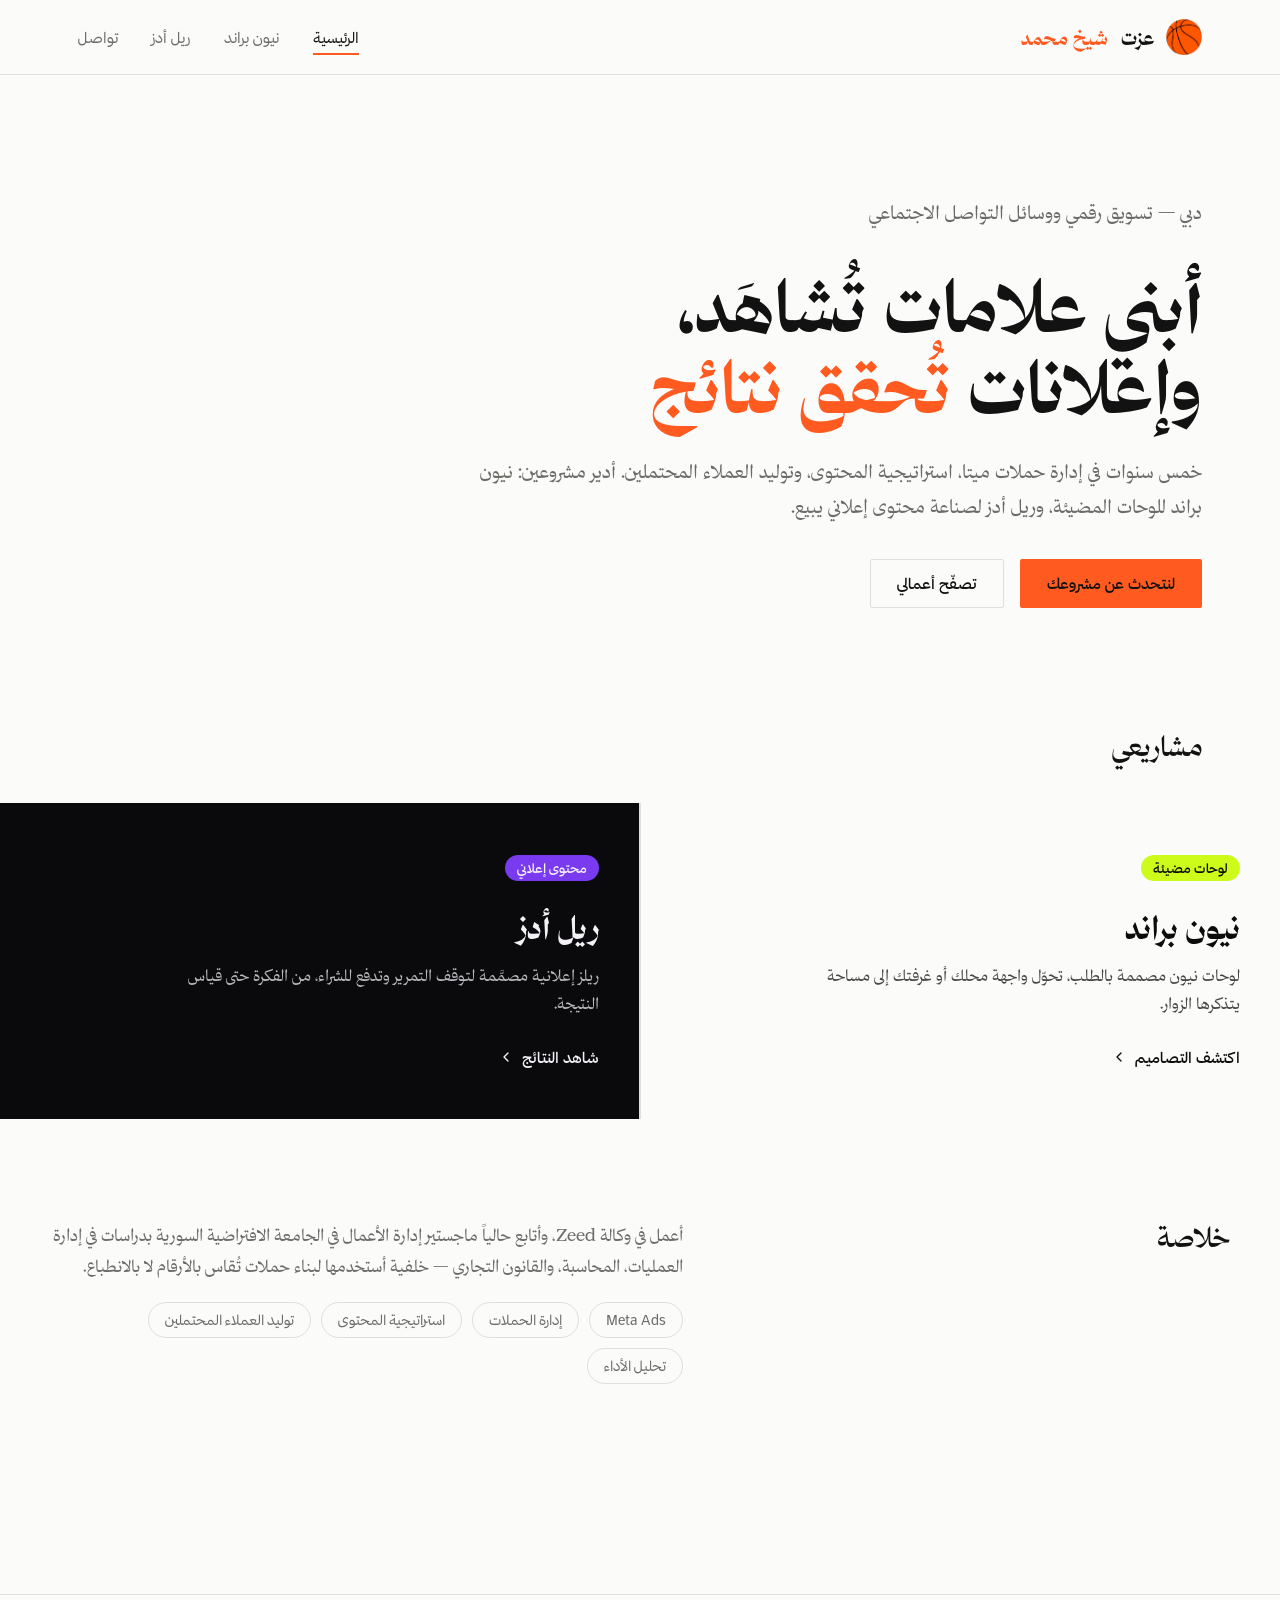
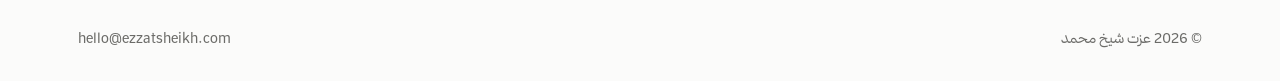
<file: index.html>
<!DOCTYPE html>
<html lang="ar" dir="rtl" data-brand="ezzat">
<head>
<meta charset="UTF-8">
<meta name="viewport" content="width=device-width, initial-scale=1">
<title>عزت شيخ محمد — تسويق رقمي وصناعة محتوى</title>
<meta name="description" content="عزت شيخ محمد، أخصائي تسويق رقمي في دبي. صاحب نيون براند وريل أدز.">
<link rel="stylesheet" href="assets/css/style.css">
<link rel="icon" type="image/png" href="assets/img/basketball.png">
<style>
  .hero{padding:120px 0 100px;}
  .hero-eyebrow{font-size:15px;color:var(--muted);margin:0 0 18px;}
  .hero h1{font-family:var(--display);font-weight:700;font-size:clamp(38px,6vw,72px);line-height:1.12;margin:0 0 28px;max-width:14ch;}
  .hero h1 em{font-style:normal;color:var(--accent);}
  .hero p{font-family:var(--serif);font-size:19px;line-height:1.8;color:var(--muted);max-width:56ch;margin:0 0 36px;}
  .hero-actions{display:flex;gap:16px;flex-wrap:wrap;}

  .ventures{padding:20px 0 100px;}
  .ventures h2{font-family:var(--display);font-size:28px;font-weight:500;margin:0 0 40px;}
  .venture-grid{display:grid;grid-template-columns:1fr 1fr;gap:2px;background:var(--line);}
  @media(max-width:760px){.venture-grid{grid-template-columns:1fr;}}
  .venture{background:var(--bg);padding:52px 40px;text-decoration:none;color:inherit;position:relative;overflow:hidden;
    transition:padding-inline-start .35s ease;}
  .venture:hover{padding-inline-start:56px;}
  .venture-tag{display:inline-block;font-size:13px;padding:5px 12px;border-radius:20px;margin-bottom:26px;font-weight:500;}
  .v-neon{background:#fbfbfa;color:#0c0c0c;}
  .v-neon .venture-tag{background:#cdfb1a;color:#0c0c0c;}
  .v-reel{background:#0a0a0c;color:#f3f1f6;}
  .v-reel .venture-tag{background:#7a3bf0;color:#f3f1f6;}
  .venture h3{font-family:var(--display);font-size:32px;font-weight:700;margin:0 0 14px;}
  .venture p{font-family:var(--serif);font-size:16px;line-height:1.75;opacity:.75;margin:0 0 30px;max-width:38ch;}
  .venture .go{font-size:15px;font-weight:500;display:inline-flex;align-items:center;gap:8px;}
  .v-neon .go{color:#0c0c0c;}
  .v-reel .go{color:#f3f1f6;}
  .go svg{transition:transform .25s ease;}
  .venture:hover .go svg{transform:translateX(-4px);}

  .about{padding:0 0 110px;display:grid;grid-template-columns:1fr 1.3fr;gap:60px;}
  @media(max-width:760px){.about{grid-template-columns:1fr;gap:36px;}}
  .about h2{font-family:var(--display);font-size:28px;font-weight:500;margin:0;}
  .about p{font-family:var(--serif);font-size:17px;line-height:1.85;color:var(--muted);margin:0 0 20px;}
  .skills{display:flex;flex-wrap:wrap;gap:10px;margin-top:8px;}
  .skills span{font-size:14px;border:1px solid var(--line);padding:8px 16px;border-radius:20px;color:var(--muted);}
</style>
</head>
<body data-brand="ezzat">

<nav class="nav">
  <div class="wrap">
    <a href="index.html" class="nav-name"><img src="assets/img/basketball.png" alt="شعار عزت شيخ محمد" class="nav-logo">عزت <span>شيخ محمد</span></a>
    <ul class="nav-links" id="navLinks">
      <li><a href="index.html" class="active">الرئيسية</a></li>
      <li><a href="neon-brand.html">نيون براند</a></li>
      <li><a href="reel-ads.html">ريل أدز</a></li>
      <li><a href="#contact">تواصل</a></li>
    </ul>
    <button class="nav-toggle" id="navToggle" aria-label="القائمة">☰</button>
  </div>
</nav>

<header class="hero">
  <div class="wrap">
    <p class="hero-eyebrow">دبي — تسويق رقمي ووسائل التواصل الاجتماعي</p>
    <h1>أبني علامات تُشاهَد، وإعلانات <em>تُحقق نتائج</em></h1>
    <p>خمس سنوات في إدارة حملات ميتا، استراتيجية المحتوى، وتوليد العملاء المحتملين. أدير مشروعين: نيون براند للوحات المضيئة، وريل أدز لصناعة محتوى إعلاني يبيع.</p>
    <div class="hero-actions">
      <a href="#contact" class="btn btn-solid">لنتحدث عن مشروعك</a>
      <a href="neon-brand.html" class="btn btn-line">تصفّح أعمالي</a>
    </div>
  </div>
</header>

<section class="ventures">
  <div class="wrap">
    <h2>مشاريعي</h2>
  </div>
  <div class="venture-grid">
    <a href="neon-brand.html" class="venture v-neon">
      <span class="venture-tag">لوحات مضيئة</span>
      <h3>نيون براند</h3>
      <p>لوحات نيون مصممة بالطلب، تحوّل واجهة محلك أو غرفتك إلى مساحة يتذكرها الزوار.</p>
      <span class="go">اكتشف التصاميم
        <svg width="16" height="16" viewBox="0 0 24 24" fill="none"><path d="M15 6l-6 6 6 6" stroke="currentColor" stroke-width="2" stroke-linecap="round" stroke-linejoin="round"/></svg>
      </span>
    </a>
    <a href="reel-ads.html" class="venture v-reel">
      <span class="venture-tag">محتوى إعلاني</span>
      <h3>ريل أدز</h3>
      <p>ريلز إعلانية مصمَّمة لتوقف التمرير وتدفع للشراء، من الفكرة حتى قياس النتيجة.</p>
      <span class="go">شاهد النتائج
        <svg width="16" height="16" viewBox="0 0 24 24" fill="none"><path d="M15 6l-6 6 6 6" stroke="currentColor" stroke-width="2" stroke-linecap="round" stroke-linejoin="round"/></svg>
      </span>
    </a>
  </div>
</section>

<section class="about wrap" id="about">
  <h2>خلاصة</h2>
  <div>
    <p>أعمل في وكالة Zeed، وأتابع حالياً ماجستير إدارة الأعمال في الجامعة الافتراضية السورية بدراسات في إدارة العمليات، المحاسبة، والقانون التجاري — خلفية أستخدمها لبناء حملات تُقاس بالأرقام لا بالانطباع.</p>
    <div class="skills">
      <span>Meta Ads</span><span>إدارة الحملات</span><span>استراتيجية المحتوى</span><span>توليد العملاء المحتملين</span><span>تحليل الأداء</span>
    </div>
  </div>
</section>

<footer class="site-footer" id="contact">
  <div class="wrap">
    <span>© 2026 عزت شيخ محمد</span>
    <a href="mailto:hello@ezzatsheikh.com">hello@ezzatsheikh.com</a>
  </div>
</footer>

<script src="assets/js/script.js"></script>
</body>
</html>
</file>
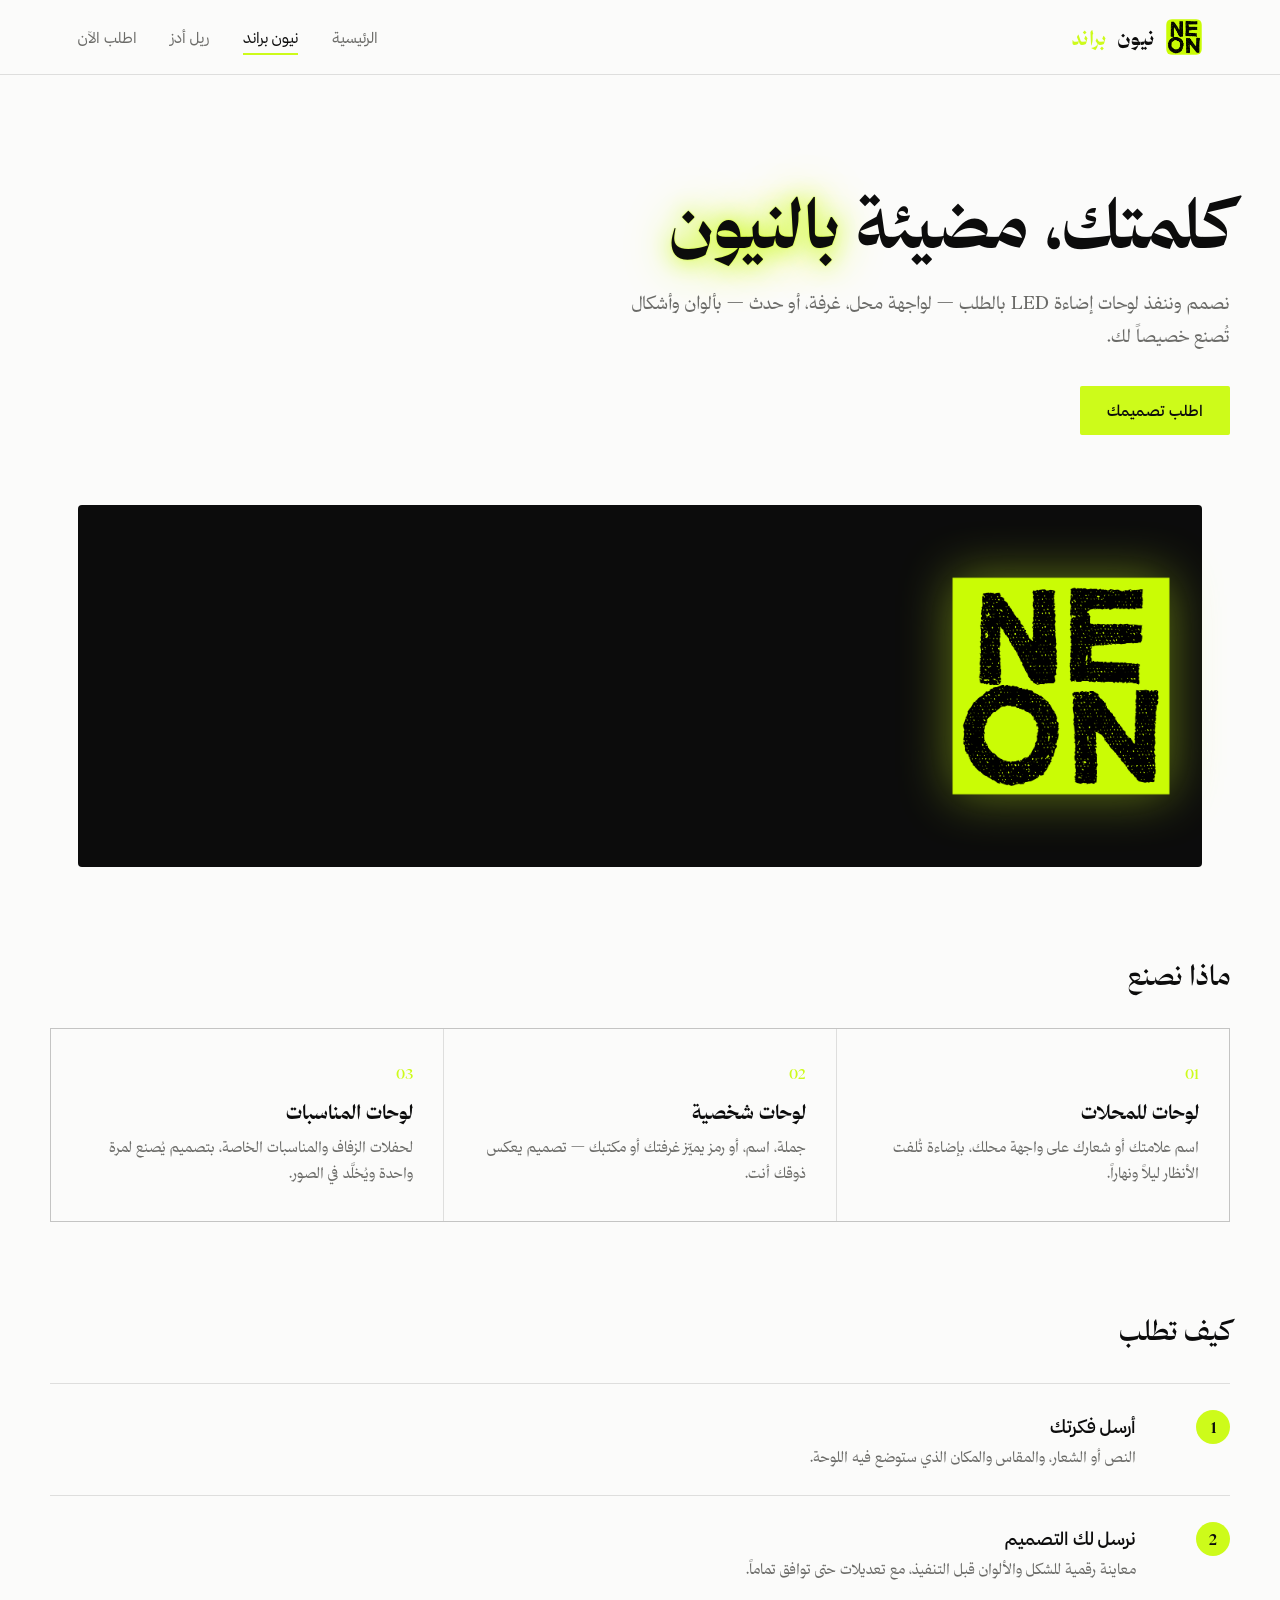
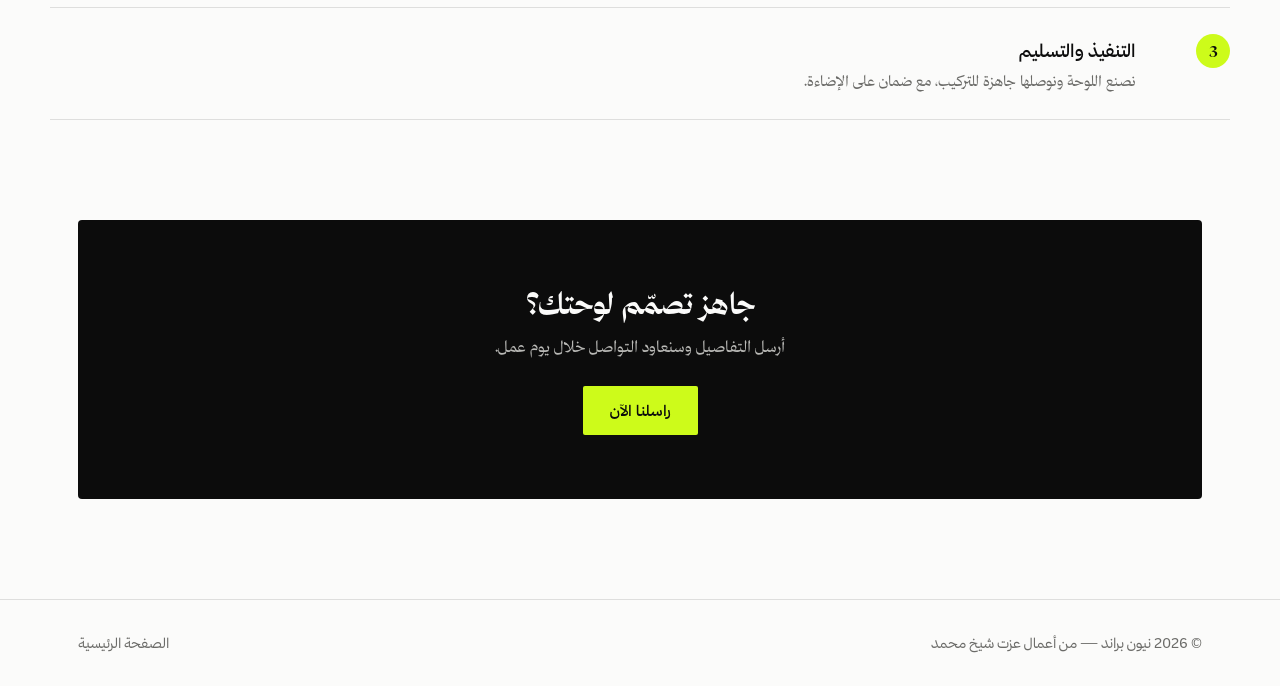
<file: neon-brand.html>
<!DOCTYPE html>
<html lang="ar" dir="rtl" data-brand="neon">
<head>
<meta charset="UTF-8">
<meta name="viewport" content="width=device-width, initial-scale=1">
<title>نيون براند — لوحات إضاءة نيون مصممة بالطلب</title>
<meta name="description" content="نيون براند: لوحات نيون LED مخصصة للمحلات والمساحات الشخصية، تصميم وتنفيذ وتركيب.">
<link rel="stylesheet" href="assets/css/style.css">
<link rel="icon" type="image/png" href="assets/img/neon-logo.png">
<style>
  .n-hero{padding:110px 0 70px;position:relative;}
  .n-hero h1{font-family:var(--display);font-weight:700;font-size:clamp(36px,6vw,68px);line-height:1.12;margin:0 0 26px;max-width:15ch;}
  .n-hero .glow{color:var(--ink);text-shadow:0 0 2px var(--accent),0 0 22px var(--accent),0 0 46px var(--accent);}
  .n-hero p{font-family:var(--serif);font-size:18px;color:var(--muted);max-width:52ch;line-height:1.8;margin:0 0 34px;}

  .sign-preview{border:1px solid var(--line);background:#0c0c0c;border-radius:4px;padding:70px 30px;text-align:center;margin-bottom:90px;}
  .sign-preview svg{max-width:100%;height:auto;}

  .cats{padding:0 0 90px;}
  .cats h2{font-family:var(--display);font-size:28px;font-weight:500;margin:0 0 36px;}
  .cat-grid{display:grid;grid-template-columns:repeat(3,1fr);gap:1px;background:var(--line);border:1px solid var(--line);}
  @media(max-width:760px){.cat-grid{grid-template-columns:1fr;}}
  .cat{background:var(--bg);padding:36px 30px;}
  .cat .num{font-family:var(--display);font-size:14px;color:var(--accent);display:block;margin-bottom:16px;}
  .cat h3{font-family:var(--display);font-size:20px;font-weight:700;margin:0 0 10px;}
  .cat p{font-family:var(--serif);font-size:15px;color:var(--muted);line-height:1.7;margin:0;}

  .process{padding:0 0 100px;}
  .process h2{font-family:var(--display);font-size:28px;font-weight:500;margin:0 0 36px;}
  .steps{border-top:1px solid var(--line);}
  .step{display:grid;grid-template-columns:70px 1fr;gap:24px;padding:26px 0;border-bottom:1px solid var(--line);align-items:baseline;}
  .step .n{font-family:var(--display);font-size:15px;color:var(--accent-ink);background:var(--accent);width:34px;height:34px;border-radius:50%;display:flex;align-items:center;justify-content:center;font-weight:700;}
  .step h4{margin:0 0 6px;font-size:18px;font-weight:500;}
  .step p{margin:0;font-family:var(--serif);color:var(--muted);font-size:15px;line-height:1.7;max-width:60ch;}

  .n-cta{background:#0c0c0c;color:#fbfbfa;border-radius:4px;padding:64px 40px;text-align:center;margin-bottom:100px;}
  .n-cta h2{font-family:var(--display);font-size:30px;margin:0 0 14px;}
  .n-cta p{font-family:var(--serif);color:#b9b9b6;margin:0 0 30px;}
</style>
</head>
<body data-brand="neon">

<nav class="nav">
  <div class="wrap">
    <a href="index.html" class="nav-name"><img src="assets/img/neon-logo.png" alt="شعار نيون براند" class="nav-logo">نيون <span>براند</span></a>
    <ul class="nav-links" id="navLinks">
      <li><a href="index.html">الرئيسية</a></li>
      <li><a href="neon-brand.html" class="active">نيون براند</a></li>
      <li><a href="reel-ads.html">ريل أدز</a></li>
      <li><a href="#order">اطلب الآن</a></li>
    </ul>
    <button class="nav-toggle" id="navToggle" aria-label="القائمة">☰</button>
  </div>
</nav>

<header class="n-hero wrap">
  <h1>كلمتك، مضيئة <span class="glow">بالنيون</span></h1>
  <p>نصمم وننفذ لوحات إضاءة LED بالطلب — لواجهة محل، غرفة، أو حدث — بألوان وأشكال تُصنع خصيصاً لك.</p>
  <a href="#order" class="btn btn-solid">اطلب تصميمك</a>
</header>

<div class="wrap">
  <div class="sign-preview">
    <img src="assets/img/neon-logo.png" alt="شعار نيون براند" style="max-width:220px;width:100%;height:auto;filter:drop-shadow(0 0 26px rgba(205,251,26,.45));">
  </div>
</div>

<section class="cats wrap" id="order">
  <h2>ماذا نصنع</h2>
  <div class="cat-grid">
    <div class="cat"><span class="num">01</span><h3>لوحات للمحلات</h3><p>اسم علامتك أو شعارك على واجهة محلك، بإضاءة تُلفت الأنظار ليلاً ونهاراً.</p></div>
    <div class="cat"><span class="num">02</span><h3>لوحات شخصية</h3><p>جملة، اسم، أو رمز يميّز غرفتك أو مكتبك — تصميم يعكس ذوقك أنت.</p></div>
    <div class="cat"><span class="num">03</span><h3>لوحات المناسبات</h3><p>لحفلات الزفاف والمناسبات الخاصة، بتصميم يُصنع لمرة واحدة ويُخلَّد في الصور.</p></div>
  </div>
</section>

<section class="process wrap">
  <h2>كيف تطلب</h2>
  <div class="steps">
    <div class="step"><span class="n">1</span><div><h4>أرسل فكرتك</h4><p>النص أو الشعار، والمقاس والمكان الذي ستوضع فيه اللوحة.</p></div></div>
    <div class="step"><span class="n">2</span><div><h4>نرسل لك التصميم</h4><p>معاينة رقمية للشكل والألوان قبل التنفيذ، مع تعديلات حتى توافق تماماً.</p></div></div>
    <div class="step"><span class="n">3</span><div><h4>التنفيذ والتسليم</h4><p>نصنع اللوحة ونوصلها جاهزة للتركيب، مع ضمان على الإضاءة.</p></div></div>
  </div>
</section>

<div class="wrap">
  <div class="n-cta">
    <h2>جاهز تصمّم لوحتك؟</h2>
    <p>أرسل التفاصيل وسنعاود التواصل خلال يوم عمل.</p>
    <a href="mailto:hello@ezzatsheikh.com?subject=طلب لوحة نيون" class="btn btn-solid" style="--accent:#cdfb1a;">راسلنا الآن</a>
  </div>
</div>

<footer class="site-footer">
  <div class="wrap">
    <span>© 2026 نيون براند — من أعمال عزت شيخ محمد</span>
    <a href="index.html">الصفحة الرئيسية</a>
  </div>
</footer>

<script src="assets/js/script.js"></script>
</body>
</html>
</file>
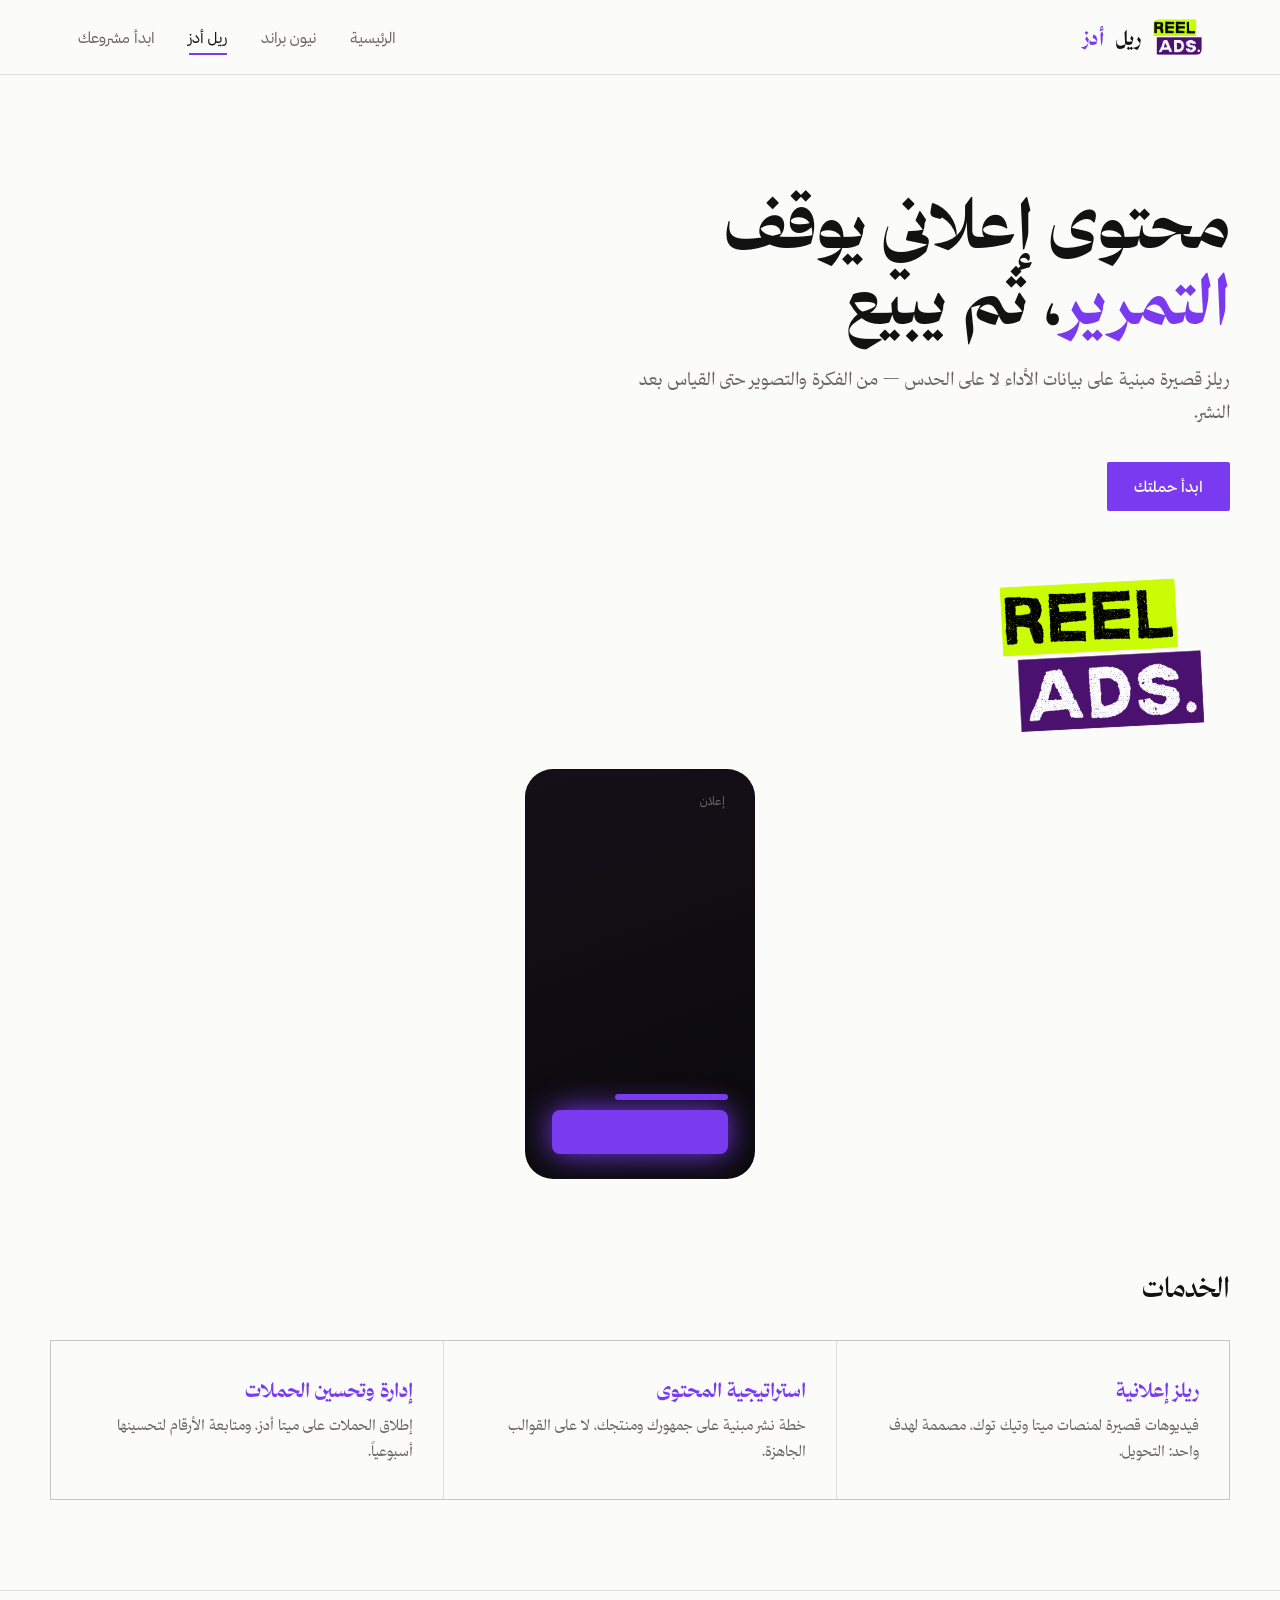
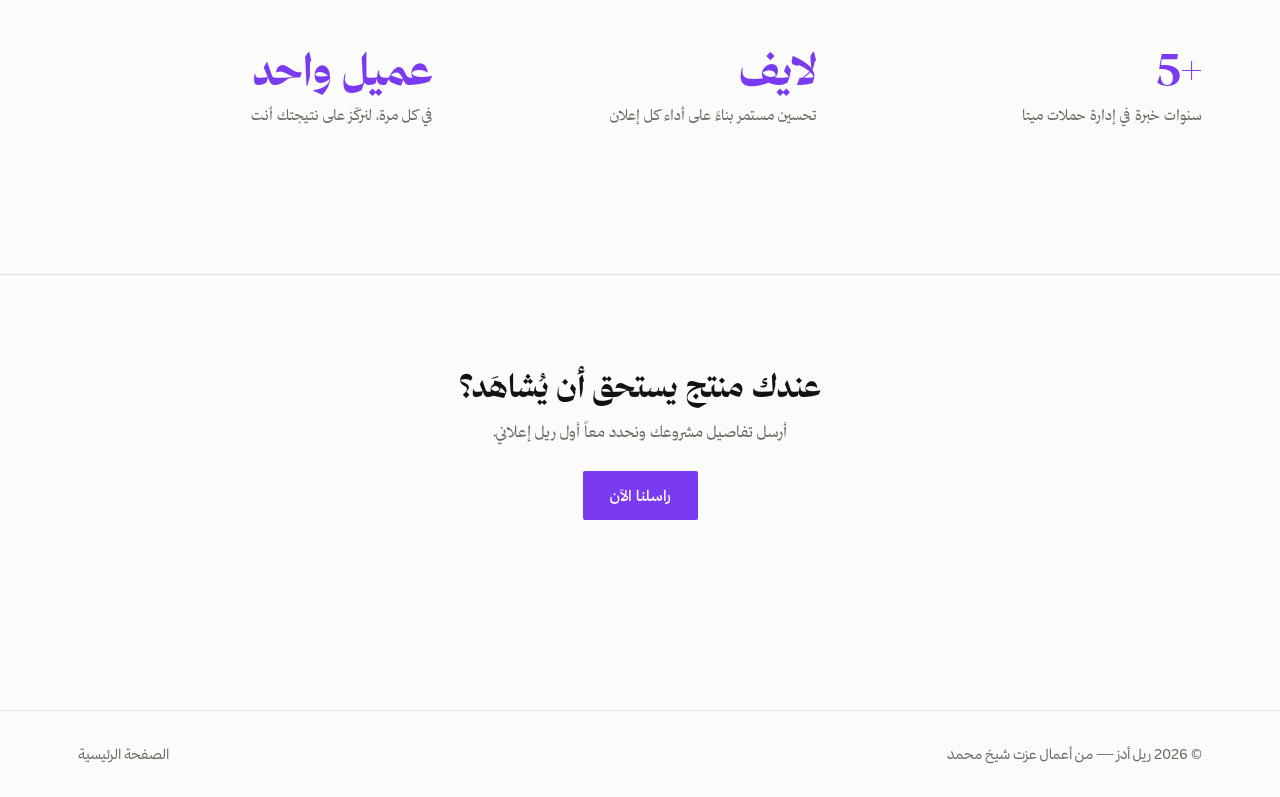
<file: reel-ads.html>
<!DOCTYPE html>
<html lang="ar" dir="rtl" data-brand="reel">
<head>
<meta charset="UTF-8">
<meta name="viewport" content="width=device-width, initial-scale=1">
<title>ريل أدز — محتوى إعلاني يوقف التمرير ويبيع</title>
<meta name="description" content="ريل أدز: إنتاج فيديوهات إعلانية قصيرة مصممة للتحويل، من الفكرة إلى القياس.">
<link rel="stylesheet" href="assets/css/style.css">
<link rel="icon" type="image/png" href="assets/img/reel-ads-logo.png">
<style>
  .r-hero{padding:110px 0 70px;}
  .r-hero h1{font-family:var(--display);font-weight:700;font-size:clamp(36px,6vw,68px);line-height:1.12;margin:0 0 26px;max-width:15ch;}
  .r-hero h1 em{font-style:normal;color:var(--accent);}
  .r-hero p{font-family:var(--serif);font-size:18px;color:var(--muted);max-width:52ch;line-height:1.8;margin:0 0 34px;}

  .phone-mock{border:1px solid var(--line);border-radius:28px;width:230px;height:410px;margin:0 auto 90px;position:relative;
    background:linear-gradient(160deg,#151018,#0a0a0c);overflow:hidden;}
  .phone-mock::before{content:"إعلان";position:absolute;top:18px;right:18px;font-size:12px;color:var(--muted);border:1px solid var(--line);padding:4px 10px;border-radius:14px;}
  .phone-mock::after{content:"";position:absolute;inset:auto 26px 24px 26px;height:44px;border-radius:8px;
    background:var(--accent);box-shadow:0 0 30px var(--accent);}
  .phone-bar{position:absolute;bottom:78px;right:26px;left:26px;height:6px;border-radius:6px;background:var(--line);}
  .phone-bar::after{content:"";position:absolute;top:0;bottom:0;right:0;width:64%;background:var(--accent);border-radius:6px;}

  .services{padding:0 0 90px;}
  .services h2{font-family:var(--display);font-size:28px;font-weight:500;margin:0 0 36px;}
  .svc-grid{display:grid;grid-template-columns:repeat(3,1fr);gap:1px;background:var(--line);border:1px solid var(--line);}
  @media(max-width:760px){.svc-grid{grid-template-columns:1fr;}}
  .svc{background:var(--bg);padding:36px 30px;}
  .svc h3{font-family:var(--display);font-size:20px;font-weight:700;margin:0 0 10px;color:var(--accent);}
  .svc p{font-family:var(--serif);font-size:15px;color:var(--muted);line-height:1.7;margin:0;}

  .results{padding:0 0 100px;border-top:1px solid var(--line);border-bottom:1px solid var(--line);}
  .results .wrap{display:grid;grid-template-columns:repeat(3,1fr);gap:30px;padding:50px 28px;}
  @media(max-width:640px){.results .wrap{grid-template-columns:1fr;gap:36px;}}
  .stat b{display:block;font-family:var(--display);font-size:44px;color:var(--accent);margin-bottom:8px;}
  .stat span{font-family:var(--serif);color:var(--muted);font-size:15px;}

  .r-cta{padding:90px 0;text-align:center;}
  .r-cta h2{font-family:var(--display);font-size:32px;margin:0 0 16px;}
  .r-cta p{font-family:var(--serif);color:var(--muted);margin:0 0 30px;}
</style>
</head>
<body data-brand="reel">

<nav class="nav">
  <div class="wrap">
    <a href="index.html" class="nav-name"><img src="assets/img/reel-ads-logo.png" alt="شعار ريل أدز" class="nav-logo">ريل <span>أدز</span></a>
    <ul class="nav-links" id="navLinks">
      <li><a href="index.html">الرئيسية</a></li>
      <li><a href="neon-brand.html">نيون براند</a></li>
      <li><a href="reel-ads.html" class="active">ريل أدز</a></li>
      <li><a href="#brief">ابدأ مشروعك</a></li>
    </ul>
    <button class="nav-toggle" id="navToggle" aria-label="القائمة">☰</button>
  </div>
</nav>

<header class="r-hero wrap">
  <h1>محتوى إعلاني يوقف <em>التمرير</em>، ثم يبيع</h1>
  <p>ريلز قصيرة مبنية على بيانات الأداء لا على الحدس — من الفكرة والتصوير حتى القياس بعد النشر.</p>
  <a href="#brief" class="btn btn-solid">ابدأ حملتك</a>
</header>

<div class="wrap" style="text-align:center;">
  <img src="assets/img/reel-ads-logo.png" alt="شعار ريل أدز" style="max-width:200px;width:100%;height:auto;transform:rotate(-3deg);margin-bottom:40px;">
  <div class="phone-mock" style="margin-inline:auto;"><div class="phone-bar"></div></div>
</div>

<section class="services wrap">
  <h2>الخدمات</h2>
  <div class="svc-grid">
    <div class="svc"><h3>ريلز إعلانية</h3><p>فيديوهات قصيرة لمنصات ميتا وتيك توك، مصممة لهدف واحد: التحويل.</p></div>
    <div class="svc"><h3>استراتيجية المحتوى</h3><p>خطة نشر مبنية على جمهورك ومنتجك، لا على القوالب الجاهزة.</p></div>
    <div class="svc"><h3>إدارة وتحسين الحملات</h3><p>إطلاق الحملات على ميتا أدز، ومتابعة الأرقام لتحسينها أسبوعياً.</p></div>
  </div>
</section>

<section class="results">
  <div class="wrap">
    <div class="stat"><b>+5</b><span>سنوات خبرة في إدارة حملات ميتا</span></div>
    <div class="stat"><b>لايف</b><span>تحسين مستمر بناءً على أداء كل إعلان</span></div>
    <div class="stat"><b>عميل واحد</b><span>في كل مرة، لنركّز على نتيجتك أنت</span></div>
  </div>
</section>

<section class="r-cta wrap" id="brief">
  <h2>عندك منتج يستحق أن يُشاهَد؟</h2>
  <p>أرسل تفاصيل مشروعك ونحدد معاً أول ريل إعلاني.</p>
  <a href="mailto:hello@ezzatsheikh.com?subject=مشروع ريل أدز" class="btn btn-solid">راسلنا الآن</a>
</section>

<footer class="site-footer">
  <div class="wrap">
    <span>© 2026 ريل أدز — من أعمال عزت شيخ محمد</span>
    <a href="index.html">الصفحة الرئيسية</a>
  </div>
</footer>

<script src="assets/js/script.js"></script>
</body>
</html>
</file>
<file: assets/css/style.css>
/* ===== Fonts ===== */
@font-face{font-family:"Thmanyah Sans";src:url("../fonts/thmanyahsans-Light.otf") format("opentype");font-weight:300;font-display:swap;}
@font-face{font-family:"Thmanyah Sans";src:url("../fonts/thmanyahsans-Regular.otf") format("opentype");font-weight:400;font-display:swap;}
@font-face{font-family:"Thmanyah Sans";src:url("../fonts/thmanyahsans-Medium.otf") format("opentype");font-weight:500;font-display:swap;}
@font-face{font-family:"Thmanyah Sans";src:url("../fonts/thmanyahsans-Bold.otf") format("opentype");font-weight:700;font-display:swap;}
@font-face{font-family:"Thmanyah Sans";src:url("../fonts/thmanyahsans-Black.otf") format("opentype");font-weight:900;font-display:swap;}
@font-face{font-family:"Thmanyah Serif Display";src:url("../fonts/thmanyahserifdisplay-Light.otf") format("opentype");font-weight:300;font-display:swap;}
@font-face{font-family:"Thmanyah Serif Display";src:url("../fonts/thmanyahserifdisplay-Medium.otf") format("opentype");font-weight:500;font-display:swap;}
@font-face{font-family:"Thmanyah Serif Display";src:url("../fonts/thmanyahserifdisplay-Bold.otf") format("opentype");font-weight:700;font-display:swap;}
@font-face{font-family:"Thmanyah Serif Display";src:url("../fonts/thmanyahserifdisplay-Black.otf") format("opentype");font-weight:900;font-display:swap;}
@font-face{font-family:"Thmanyah Serif Text";src:url("../fonts/thmanyahseriftext-Regular.otf") format("opentype");font-weight:400;font-display:swap;}
@font-face{font-family:"Thmanyah Serif Text";src:url("../fonts/thmanyahseriftext-Medium.otf") format("opentype");font-weight:500;font-display:swap;}

/* ===== Tokens (overridden per page via [data-brand]) ===== */
:root{
  --bg:#fbfbfa; --ink:#121212; --muted:#6b6b68; --accent:#ff5a1f; --accent-ink:#121212;
  --line:rgba(18,18,18,.12);
  --display:"Thmanyah Serif Display",serif;
  --serif:"Thmanyah Serif Text",serif;
  --sans:"Thmanyah Sans",sans-serif;
  --radius:2px;
}
[data-brand="neon"]{--bg:#fbfbfa; --ink:#0c0c0c; --muted:#6b6b68; --accent:#cdfb1a; --accent-ink:#0c0c0c; --line:rgba(12,12,12,.12);}
[data-brand="reel"]{--bg:#fbfbfa; --ink:#121212; --muted:#6b6660; --accent:#7a3bf0; --accent-ink:#fbfbfa; --line:rgba(18,18,18,.12);}

*{box-sizing:border-box;}
html{scroll-behavior:smooth;}
body{
  margin:0; background:var(--bg); color:var(--ink);
  font-family:var(--sans); direction:rtl; text-align:right;
  -webkit-font-smoothing:antialiased;
  transition:background .4s ease,color .4s ease;
}
a{color:inherit;}
img{max-width:100%;display:block;}
.wrap{max-width:1180px;margin:0 auto;padding:0 28px;}
@media(max-width:640px){.wrap{padding:0 20px;}}

::selection{background:var(--accent);color:var(--accent-ink);}
:focus-visible{outline:2px solid var(--accent);outline-offset:3px;}
@media(prefers-reduced-motion:reduce){*{animation-duration:.01ms!important;transition-duration:.01ms!important;}}

/* ===== Nav ===== */
.nav{position:sticky;top:0;z-index:50;background:var(--bg);border-bottom:1px solid var(--line);}
.nav .wrap{display:flex;align-items:center;justify-content:space-between;height:74px;}
.nav-name{font-family:var(--display);font-size:20px;font-weight:700;letter-spacing:.01em;display:flex;align-items:center;gap:12px;text-decoration:none;}
.nav-logo{height:36px;width:auto;border-radius:6px;display:block;}
.nav-name span{color:var(--accent);}
.nav-links{display:flex;gap:34px;list-style:none;margin:0;padding:0;font-size:15px;}
.nav-links a{text-decoration:none;position:relative;padding:6px 0;color:var(--muted);transition:color .25s;}
.nav-links a:hover,.nav-links a.active{color:var(--ink);}
.nav-links a.active::after{content:"";position:absolute;right:0;left:0;bottom:-2px;height:2px;background:var(--accent);}
.nav-toggle{display:none;background:none;border:0;color:var(--ink);font-size:26px;cursor:pointer;}
@media(max-width:760px){
  .nav-links{position:fixed;inset:74px 0 0 0;background:var(--bg);flex-direction:column;gap:0;padding:10px 28px;
    transform:translateY(-8px);opacity:0;pointer-events:none;transition:opacity .25s,transform .25s;}
  .nav-links.open{opacity:1;transform:translateY(0);pointer-events:auto;}
  .nav-links li{border-bottom:1px solid var(--line);}
  .nav-links a{display:block;padding:16px 0;}
  .nav-toggle{display:block;}
}

/* ===== Buttons ===== */
.btn{display:inline-flex;align-items:center;gap:10px;padding:14px 26px;border-radius:var(--radius);
  font-family:var(--sans);font-weight:500;font-size:15px;text-decoration:none;border:1px solid transparent;cursor:pointer;
  transition:transform .2s ease,background .2s ease,color .2s ease,border-color .2s ease;}
.btn-solid{background:var(--accent);color:var(--accent-ink);}
.btn-solid:hover{transform:translateY(-2px);}
.btn-line{border-color:var(--line);color:var(--ink);}
.btn-line:hover{border-color:var(--accent);color:var(--accent);}

/* ===== Footer ===== */
.site-footer{border-top:1px solid var(--line);padding:34px 0;margin-top:100px;}
.site-footer .wrap{display:flex;flex-wrap:wrap;gap:14px;justify-content:space-between;align-items:center;
  font-size:14px;color:var(--muted);}
.site-footer a{text-decoration:none;color:var(--muted);transition:color .2s;}
.site-footer a:hover{color:var(--ink);}
</file>
